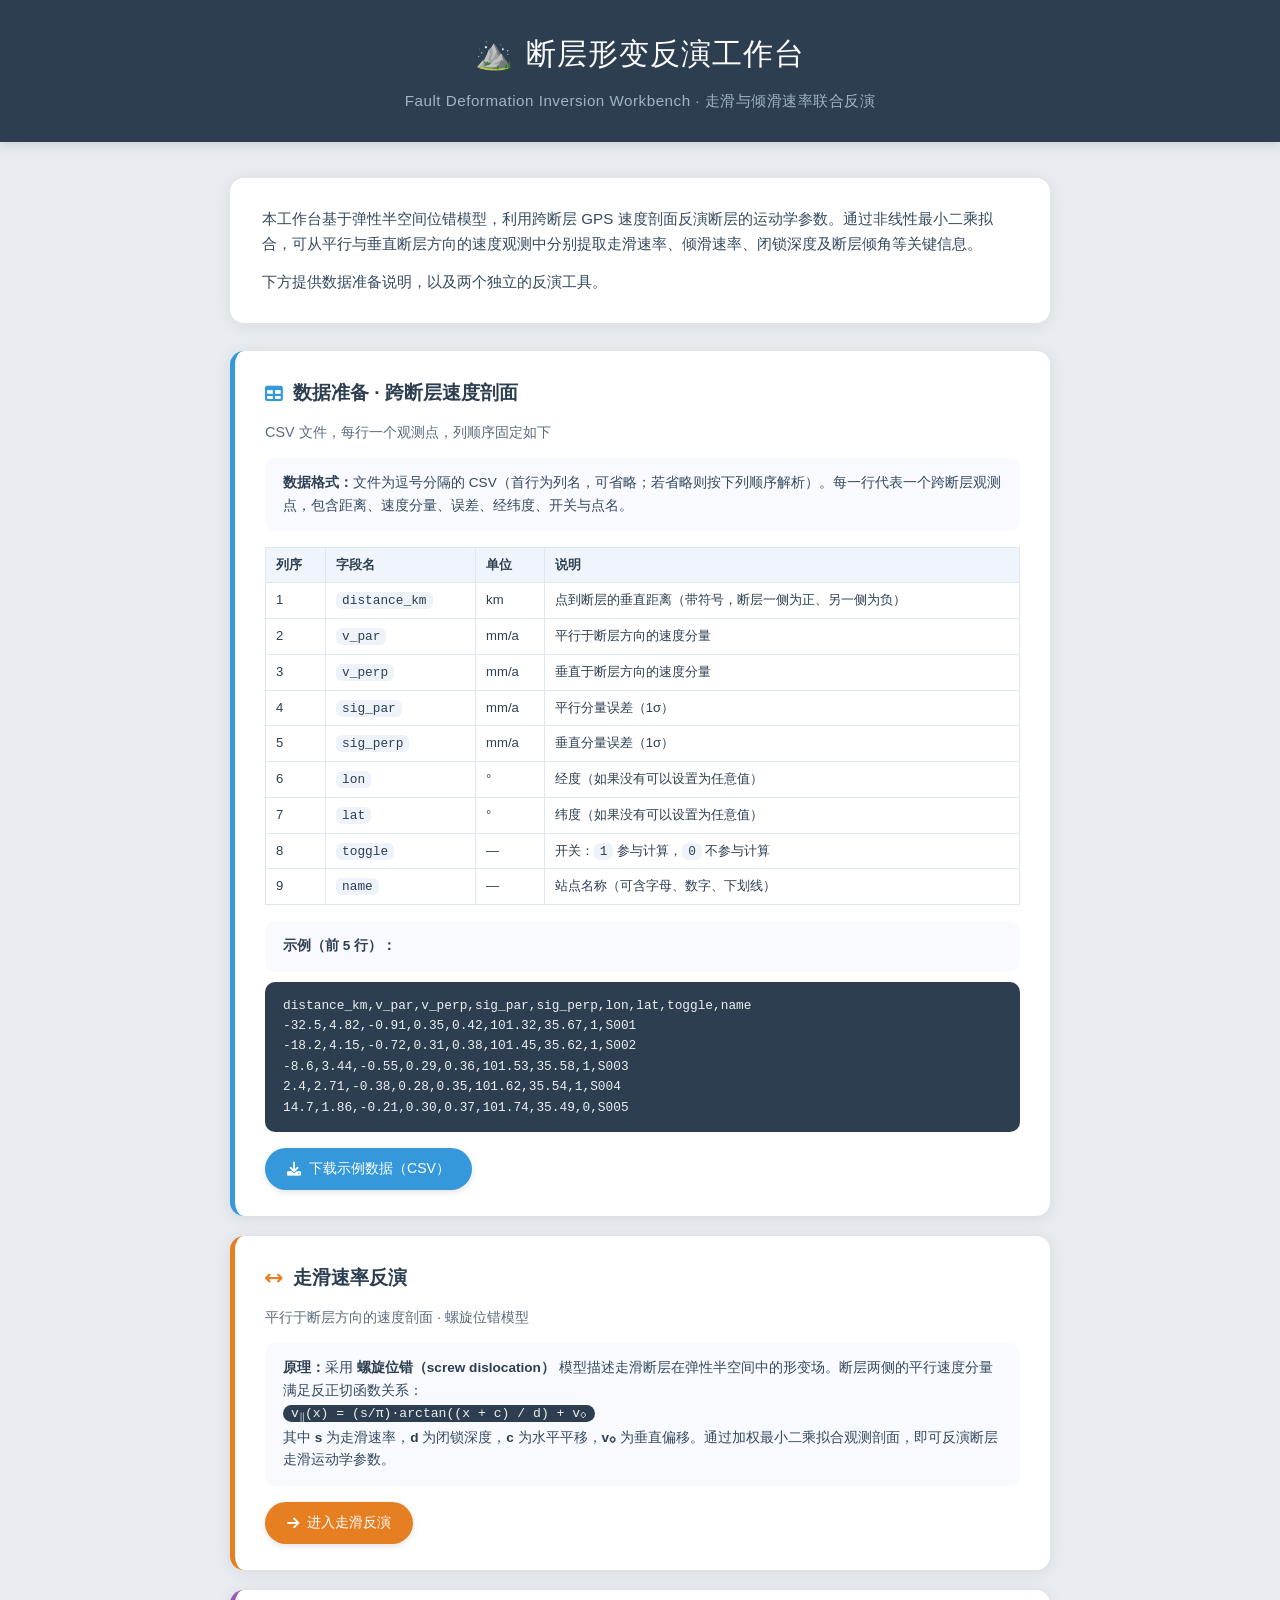
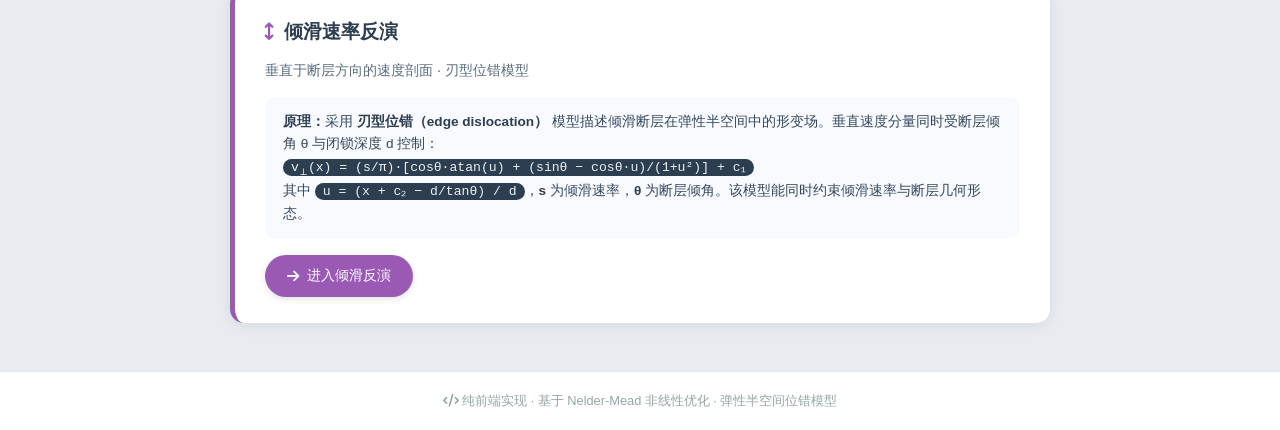
<file: fault_inversion_index.html>
<!DOCTYPE html>
<html lang="zh-CN">
<head>
    <meta charset="UTF-8">
    <meta name="viewport" content="width=device-width, initial-scale=1.0">
    <title>断层形变反演工作台</title>
    <style>
        * { margin: 0; padding: 0; box-sizing: border-box; }
        body {
            font-family: 'Segoe UI', Roboto, 'Helvetica Neue', Arial, sans-serif;
            background: #e8ecf1;
            color: #2c3e50;
            line-height: 1.7;
            min-height: 100vh;
            display: flex;
            flex-direction: column;
        }
        .header {
            background: #2c3e50;
            color: white;
            padding: 28px 24px;
            text-align: center;
            box-shadow: 0 2px 12px rgba(0,0,0,0.15);
        }
        .header h1 {
            font-size: 1.9rem;
            font-weight: 500;
            letter-spacing: 1px;
            display: flex;
            align-items: center;
            justify-content: center;
            gap: 12px;
            flex-wrap: wrap;
        }
        .header h1 span { color: #3498db; }
        .header .subtitle {
            margin-top: 8px;
            font-size: 0.95rem;
            color: #a0b4c8;
            letter-spacing: 0.5px;
        }
        .main {
            flex: 1;
            max-width: 860px;
            margin: 0 auto;
            padding: 36px 20px 48px;
            width: 100%;
        }
        .intro {
            background: white;
            border-radius: 14px;
            box-shadow: 0 2px 16px rgba(0,0,0,0.08);
            padding: 28px 32px;
            margin-bottom: 28px;
        }
        .intro p { font-size: 0.95rem; color: #34495e; }
        .intro p + p { margin-top: 12px; }
        .card-grid {
            display: flex;
            flex-direction: column;
            gap: 20px;
        }
        .card {
            background: white;
            border-radius: 14px;
            box-shadow: 0 2px 16px rgba(0,0,0,0.08);
            padding: 26px 30px;
            transition: box-shadow 0.2s, transform 0.2s;
            border-left: 5px solid #3498db;
        }
        .card:hover {
            box-shadow: 0 6px 24px rgba(0,0,0,0.13);
            transform: translateY(-2px);
        }
        .card.strike { border-left-color: #e67e22; }
        .card.dip { border-left-color: #9b59b6; }
        .card.external { border-left-color: #27ae60; }
        .card.data { border-left-color: #3498db; }
        .card h2 {
            font-size: 1.2rem;
            font-weight: 600;
            margin-bottom: 10px;
            display: flex;
            align-items: center;
            gap: 10px;
        }
        .card h2 i { font-size: 1.1rem; }
        .card.strike h2 i { color: #e67e22; }
        .card.dip h2 i { color: #9b59b6; }
        .card.external h2 i { color: #27ae60; }
        .card.data h2 i { color: #3498db; }
        .card .desc {
            font-size: 0.9rem;
            color: #5a6c7d;
            margin-bottom: 14px;
        }
        .card .principle {
            background: #f8faff;
            border-radius: 10px;
            padding: 14px 18px;
            font-size: 0.85rem;
            color: #34495e;
            margin-bottom: 16px;
            line-height: 1.65;
        }
        .card .principle strong { color: #2c3e50; }
        .card .principle code {
            background: #2c3e50;
            color: #ecf0f1;
            padding: 1px 8px;
            border-radius: 10px;
            font-family: 'Courier New', monospace;
            font-size: 0.82rem;
        }
        .card .btn-link {
            display: inline-flex;
            align-items: center;
            gap: 8px;
            padding: 9px 22px;
            border-radius: 24px;
            text-decoration: none;
            font-size: 0.88rem;
            font-weight: 500;
            color: white;
            transition: background 0.2s;
            box-shadow: 0 2px 6px rgba(0,0,0,0.12);
        }
        .card.strike .btn-link { background: #e67e22; }
        .card.strike .btn-link:hover { background: #d35400; }
        .card.dip .btn-link { background: #9b59b6; }
        .card.dip .btn-link:hover { background: #8e44ad; }
        .card.external .btn-link { background: #27ae60; }
        .card.external .btn-link:hover { background: #219a52; }
        .card.data .btn-link { background: #3498db; }
        .card.data .btn-link:hover { background: #2f89c5; }
        .footer {
            text-align: center;
            padding: 18px;
            font-size: 0.8rem;
            color: #95a5a6;
            background: white;
            border-top: 1px solid #e1e8f0;
        }

        /* ===== 数据格式说明区 ===== */
        .data-table {
            width: 100%;
            border-collapse: collapse;
            font-size: 0.82rem;
            margin: 6px 0 16px;
        }
        .data-table th, .data-table td {
            border: 1px solid #dfe7f0;
            padding: 6px 10px;
            text-align: left;
            vertical-align: top;
        }
        .data-table th {
            background: #f0f5fb;
            color: #2c3e50;
            font-weight: 600;
            white-space: nowrap;
        }
        .data-table td code {
            background: #eef3f9;
            color: #2c3e50;
            padding: 1px 6px;
            border-radius: 6px;
            font-family: 'Courier New', monospace;
            font-size: 0.8rem;
        }
        .sample-code {
            background: #2c3e50;
            color: #ecf0f1;
            border-radius: 10px;
            padding: 14px 18px;
            font-family: 'Courier New', monospace;
            font-size: 0.8rem;
            line-height: 1.6;
            overflow-x: auto;
            margin-bottom: 16px;
            white-space: pre;
        }
        .data-actions {
            display: flex;
            flex-wrap: wrap;
            gap: 10px;
        }
        .data-actions .btn-link { cursor: pointer; border: none; }

        @media (max-width: 600px) {
            .header h1 { font-size: 1.4rem; }
            .main { padding: 24px 14px 36px; }
            .card { padding: 20px 18px; }
            .intro { padding: 20px 18px; }
            .data-table { font-size: 0.76rem; }
            .data-table th, .data-table td { padding: 5px 7px; }
        }
    </style>
</head>
<body>
    <div class="header">
        <h1><span>⛰️</span> 断层形变反演工作台</h1>
        <div class="subtitle">Fault Deformation Inversion Workbench · 走滑与倾滑速率联合反演</div>
    </div>

    <div class="main">
        <div class="intro">
            <p>本工作台基于弹性半空间位错模型，利用跨断层 GPS 速度剖面反演断层的运动学参数。通过非线性最小二乘拟合，可从平行与垂直断层方向的速度观测中分别提取走滑速率、倾滑速率、闭锁深度及断层倾角等关键信息。</p>
            <p>下方提供数据准备说明，以及两个独立的反演工具。</p>
        </div>

        <div class="card-grid">
            <!-- 数据准备 -->
            <div class="card data">
                <h2><i class="fas fa-table"></i> 数据准备 · 跨断层速度剖面</h2>
                <div class="desc">CSV 文件，每行一个观测点，列顺序固定如下</div>
                <div class="principle">
                    <strong>数据格式：</strong>文件为逗号分隔的 CSV（首行为列名，可省略；若省略则按下列顺序解析）。每一行代表一个跨断层观测点，包含距离、速度分量、误差、经纬度、开关与点名。
                </div>
                <table class="data-table">
                    <thead>
                        <tr><th>列序</th><th>字段名</th><th>单位</th><th>说明</th></tr>
                    </thead>
                    <tbody>
                        <tr><td>1</td><td><code>distance_km</code></td><td>km</td><td>点到断层的垂直距离（带符号，断层一侧为正、另一侧为负）</td></tr>
                        <tr><td>2</td><td><code>v_par</code></td><td>mm/a</td><td>平行于断层方向的速度分量</td></tr>
                        <tr><td>3</td><td><code>v_perp</code></td><td>mm/a</td><td>垂直于断层方向的速度分量</td></tr>
                        <tr><td>4</td><td><code>sig_par</code></td><td>mm/a</td><td>平行分量误差（1σ）</td></tr>
                        <tr><td>5</td><td><code>sig_perp</code></td><td>mm/a</td><td>垂直分量误差（1σ）</td></tr>
                        <tr><td>6</td><td><code>lon</code></td><td>°</td><td>经度（如果没有可以设置为任意值）</td></tr>
                        <tr><td>7</td><td><code>lat</code></td><td>°</td><td>纬度（如果没有可以设置为任意值）</td></tr>
                        <tr><td>8</td><td><code>toggle</code></td><td>—</td><td>开关：<code>1</code> 参与计算，<code>0</code> 不参与计算</td></tr>
                        <tr><td>9</td><td><code>name</code></td><td>—</td><td>站点名称（可含字母、数字、下划线）</td></tr>
                    </tbody>
                </table>
                <div class="principle" style="margin-bottom:10px;">
                    <strong>示例（前 5 行）：</strong>
                </div>
                <div class="sample-code">distance_km,v_par,v_perp,sig_par,sig_perp,lon,lat,toggle,name
-32.5,4.82,-0.91,0.35,0.42,101.32,35.67,1,S001
-18.2,4.15,-0.72,0.31,0.38,101.45,35.62,1,S002
-8.6,3.44,-0.55,0.29,0.36,101.53,35.58,1,S003
2.4,2.71,-0.38,0.28,0.35,101.62,35.54,1,S004
14.7,1.86,-0.21,0.30,0.37,101.74,35.49,0,S005</div>
                <div class="data-actions">
                    <a class="btn-link" id="downloadSample" href="#" download="fault_profile_sample.csv">
                        <i class="fas fa-download"></i> 下载示例数据（CSV）
                    </a>
                </div>
            </div>

            <!-- 走滑 -->
            <div class="card strike">
                <h2><i class="fas fa-arrows-left-right"></i> 走滑速率反演</h2>
                <div class="desc">平行于断层方向的速度剖面 · 螺旋位错模型</div>
                <div class="principle">
                    <strong>原理：</strong>采用 <strong>螺旋位错（screw dislocation）</strong> 模型描述走滑断层在弹性半空间中的形变场。断层两侧的平行速度分量满足反正切函数关系：
                    <br>
                    <code>v<sub>∥</sub>(x) = (s/π)·arctan((x + c) / d) + v₀</code>
                    <br>
                    其中 <strong>s</strong> 为走滑速率，<strong>d</strong> 为闭锁深度，<strong>c</strong> 为水平平移，<strong>v₀</strong> 为垂直偏移。通过加权最小二乘拟合观测剖面，即可反演断层走滑运动学参数。
                </div>
                <a class="btn-link" href="OPT_strike_slip.html">
                    <i class="fas fa-arrow-right"></i> 进入走滑反演
                </a>
            </div>

            <!-- 倾滑 -->
            <div class="card dip">
                <h2><i class="fas fa-arrows-up-down"></i> 倾滑速率反演</h2>
                <div class="desc">垂直于断层方向的速度剖面 · 刃型位错模型</div>
                <div class="principle">
                    <strong>原理：</strong>采用 <strong>刃型位错（edge dislocation）</strong> 模型描述倾滑断层在弹性半空间中的形变场。垂直速度分量同时受断层倾角 θ 与闭锁深度 d 控制：
                    <br>
                    <code>v<sub>⊥</sub>(x) = (s/π)·[cosθ·atan(u) + (sinθ − cosθ·u)/(1+u²)] + c₁</code>
                    <br>
                    其中 <code>u = (x + c₂ − d/tanθ) / d</code>，<strong>s</strong> 为倾滑速率，<strong>θ</strong> 为断层倾角。该模型能同时约束倾滑速率与断层几何形态。
                </div>
                <a class="btn-link" href="OPT_dip_slip.html">
                    <i class="fas fa-arrow-right"></i> 进入倾滑反演
                </a>
            </div>
        </div>
    </div>

    <div class="footer">
        <i class="fas fa-code"></i> 纯前端实现 · 基于 Nelder-Mead 非线性优化 · 弹性半空间位错模型
    </div>

    <!-- 引入 Font Awesome 图标 -->
    <link rel="stylesheet" href="https://cdnjs.cloudflare.com/ajax/libs/font-awesome/6.0.0-beta3/css/all.min.css">

    <script>
        // 动态生成示例数据文件，供“下载示例数据”按钮使用
        (function () {
            var header = "distance_km,v_par,v_perp,sig_par,sig_perp,lon,lat,toggle,name";
            var rows = [
                "-32.5,4.82,-0.91,0.35,0.42,101.32,35.67,1,S001",
                "-18.2,4.15,-0.72,0.31,0.38,101.45,35.62,1,S002",
                "-8.6,3.44,-0.55,0.29,0.36,101.53,35.58,1,S003",
                "2.4,2.71,-0.38,0.28,0.35,101.62,35.54,1,S004",
                "14.7,1.86,-0.21,0.30,0.37,101.74,35.49,0,S005",
                "21.3,1.22,-0.14,0.32,0.39,101.82,35.45,1,S006",
                "30.8,0.65,-0.08,0.34,0.41,101.95,35.40,1,S007"
            ];
            var csv = header + "\n" + rows.join("\n") + "\n";
            var blob = new Blob(["\ufeff" + csv], { type: "text/csv;charset=utf-8;" });
            var url = URL.createObjectURL(blob);
            var link = document.getElementById("downloadSample");
            if (link) {
                link.href = url;
            }
        })();
    </script>
</body>
</html>
</file>
